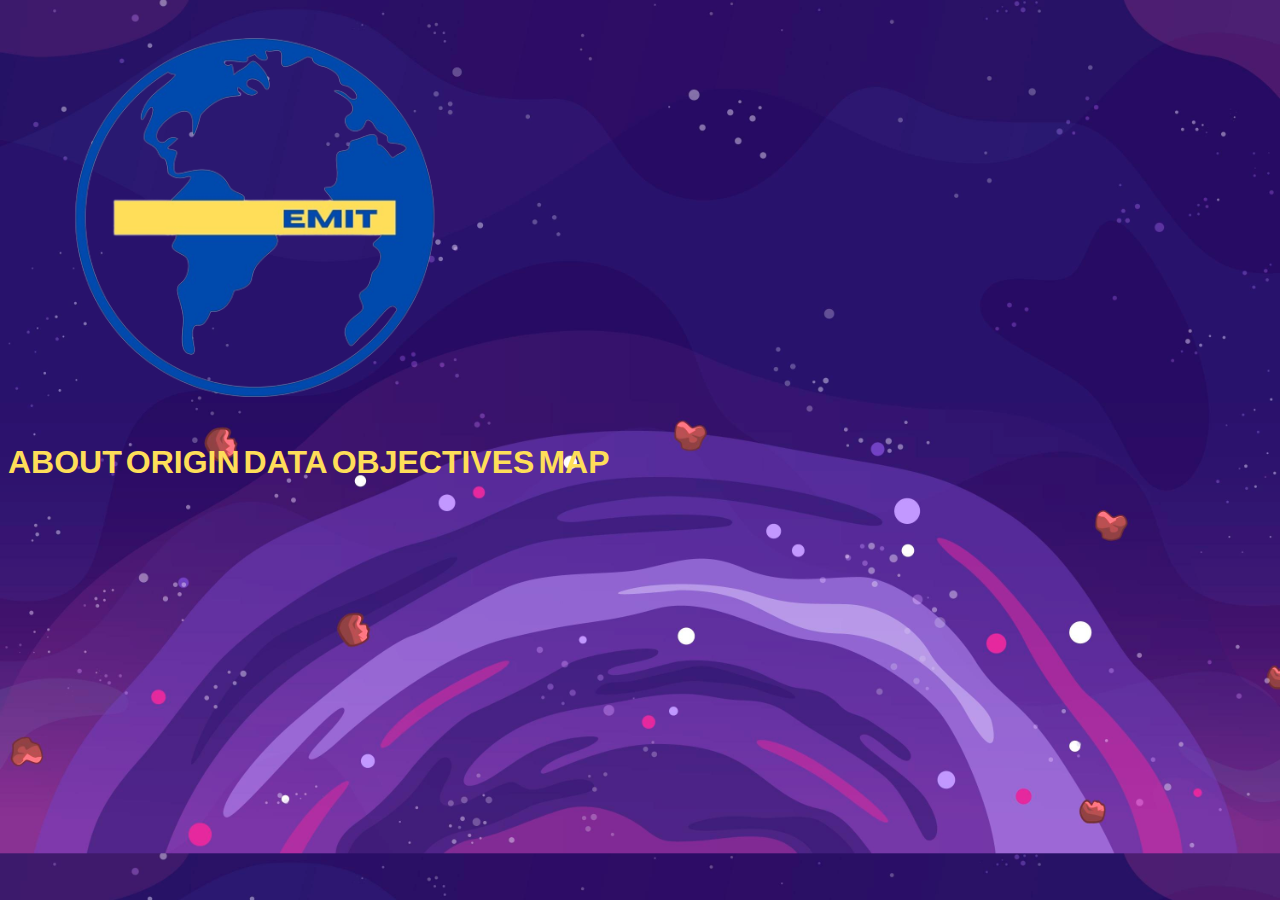
<file: index.html>
<!DOCTYPE html>
<html>
<head>
    <link rel="stylesheet" href="style.css">
    <meta charset="utf-8">
    <meta name="viewport" content="width=device-width, initial-scale=1">
    <title>EMIT for you</title>
    <link rel="shortcut icon" href="/images/favicon.png">
    <link href="https://cdn.jsdelivr.net/npm/bootstrap@5.3.2/dist/css/bootstrap.min.css" rel="stylesheet" integrity="sha384-T3c6CoIi6uLrA9TneNEoa7RxnatzjcDSCmG1MXxSR1GAsXEV/Dwwykc2MPK8M2HN" crossorigin="anonymous">
</head>

<body class="body_index">
    <script src="https://cdn.jsdelivr.net/npm/bootstrap@5.3.2/dist/js/bootstrap.bundle.min.js" integrity="sha384-C6RzsynM9kWDrMNeT87bh95OGNyZPhcTNXj1NW7RuBCsyN/o0jlpcV8Qyq46cDfL" crossorigin="anonymous"></script>
    <div class="container-fluid text-center">
        <img src="images/logo_index.png" class="logo_index">
    </div>
    <nav class="navbar navbar-inverse navbar-fixed-bottom l-5 nav_anime_index">
        <div class="m-5 container-fluid text-center">
            <about onclick="goto('about')" class="notselected_index">ABOUT</about>
            <history onclick="goto('history')" class="notselected_index">ORIGIN</history>
            <data onclick="goto('data')" class="notselected_index">DATA</data>
            <goals onclick="goto('goals')" class="notselected_index">OBJECTIVES</goals>
            <map onclick="goto('map')" class="notselected_index">MAP</map>
        </div>
    </nav>
    <script>
        function goto (str){
            window.location.href = str + ".html";
        }
    </script>
</body>
</html>
</file>
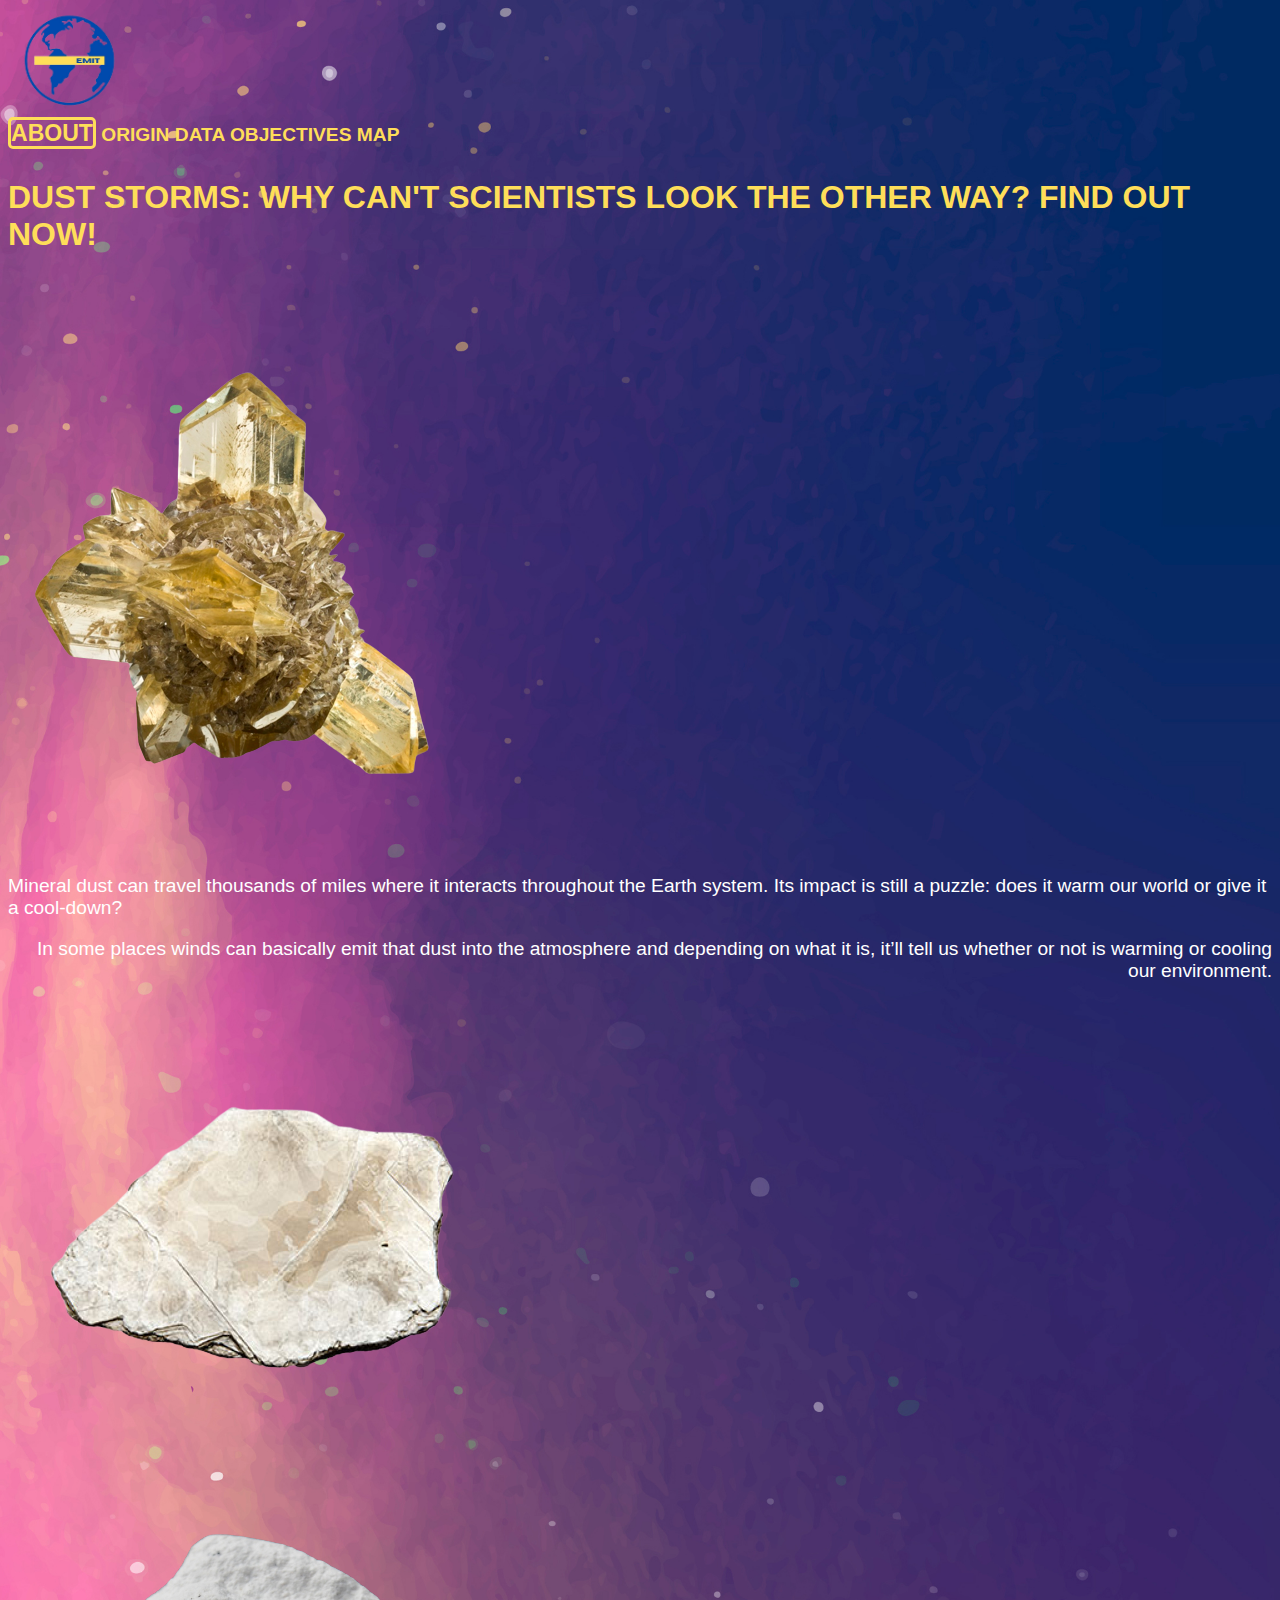
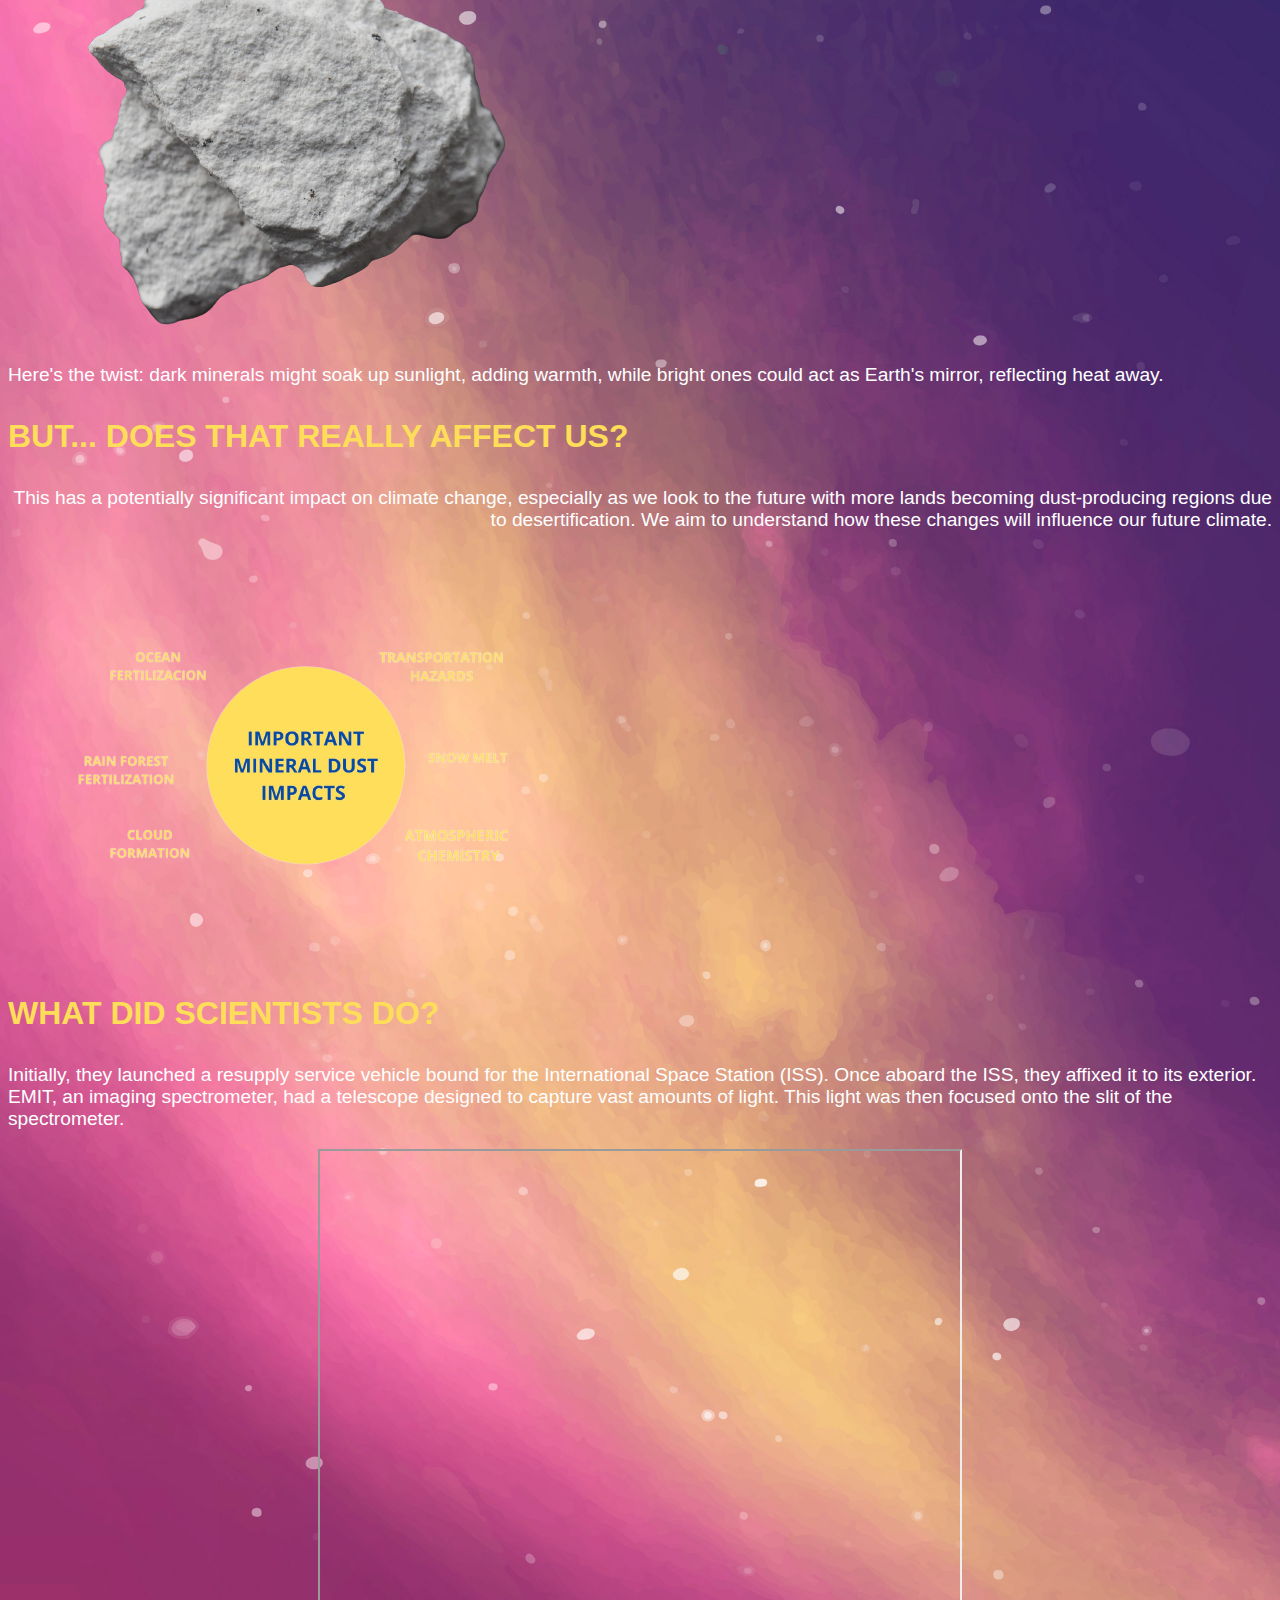
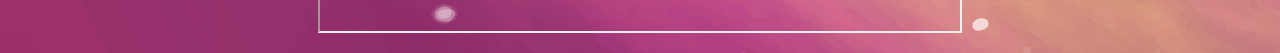
<file: about.html>
<!DOCTYPE html>
<html>
<head>
    <link rel="stylesheet" href="style.css">
    <meta charset="utf-8">
    <meta name="viewport" content="width=device-width, initial-scale=1">
    <title>EMIT for you</title>
    <link href="https://cdn.jsdelivr.net/npm/bootstrap@5.3.2/dist/css/bootstrap.min.css" rel="stylesheet" integrity="sha384-T3c6CoIi6uLrA9TneNEoa7RxnatzjcDSCmG1MXxSR1GAsXEV/Dwwykc2MPK8M2HN" crossorigin="anonymous">
</head>

<body class="body_vertical">
    <script src="https://cdn.jsdelivr.net/npm/bootstrap@5.3.2/dist/js/bootstrap.bundle.min.js" integrity="sha384-C6RzsynM9kWDrMNeT87bh95OGNyZPhcTNXj1NW7RuBCsyN/o0jlpcV8Qyq46cDfL" crossorigin="anonymous"></script>
    <div class="container-fluid text-center">
        <img src="images/logo_index.png" class="logo" onclick="goto('index')">
    </div>
    <nav class="navbar navbar-inverse sticky-top nav_static" id="navbar">
        <div class="m-2 container-fluid text-center">
            <about class="selected_static p-2" id="selected_nav">ABOUT</about>
            <history onclick="goto('history')">ORIGIN</history>
            <data onclick="goto('data')">DATA</data>
            <goals onclick="goto('goals')">OBJECTIVES</goals>
            <map onclick="goto('map')">MAP</map>
        </div>
    </nav>
    <div class="container">
        <div class="card bg-transparent border-0">
            <h3 class="card-title standard text-center p-4" id="section_title">DUST STORMS: WHY CAN'T SCIENTISTS LOOK THE OTHER WAY? FIND OUT NOW!</h3>
            <div class="row p-5 invisible align-items-center" id="animationID1"><!--BLOQUE DE TEXTO-->
                <div class="col-md-4 text-center">
                    <img class="img-fluid w-50" src="images/foto_1.png" alt="">
                </div>
                <div class="col-md-8">
                    <div class="card-body align-middle">
                        <p class="card-text standard">Mineral dust can travel thousands of miles where it interacts throughout the Earth system. Its impact is still a puzzle: does it warm our world or give it a cool-down?</p>
                    </div>
                </div>
            </div>
            <div class="row p-5 invisible align-items-center" id="animationID2"><!--BLOQUE DE TEXTO-->
                <div class="col-md-8">
                    <div class="card-body">
                        <p class="card-text standard right">In some places winds can basically emit that dust into the atmosphere and depending on what it is, it’ll tell us whether or not is warming or cooling our environment.</p>
                    </div>
                </div>
                <div class="col-md-4 text-center">
                    <img class="img-fluid w-50" src="images/foto_2.png">
                </div>
            </div>
            <div class="row p-5 invisible align-items-center" id="animationID3"><!--BLOQUE DE TEXTO-->
                <div class="col-md-4 text-center">
                    <img class="img-fluid w-50" src="images/foto_3.png">
                </div>
                <div class="col-md-8">
                    <div class="card-body align-middle">
                        <p class="card-text standard">Here's the twist: dark minerals might soak up sunlight, adding warmth, while bright ones could act as Earth's mirror, reflecting heat away.
                        </p>
                    </div>
                </div>
            </div>

            <h3 class="card-title standard text-center p-4" id="section_title">BUT... DOES THAT REALLY AFFECT US?</h3>
            <div class="row p-5 invisible align-items-center" id="animationID4"><!--BLOQUE DE TEXTO-->
                <div class="col-md-8">
                    <div class="card-body align-middle">
                        <p class="card-text standard right">This has a potentially significant impact on climate change, especially as we look to the future with more lands becoming dust-producing regions due to desertification. We aim to understand how these changes will influence our future climate.</p>
                    </div>
                </div>
                <div class="col-md-4 text-center">
                    <img class="img-fluid w-100" src="images/foto_4.png" alt="">
                </div>                    
            </div>

            <h3 class="card-title standard text-center p-4" id="section_title">WHAT DID SCIENTISTS DO?</h3>
            <p class="card-text standard p-5">Initially, they launched a resupply service vehicle bound for the International Space Station (ISS). Once aboard the ISS, they affixed it to its exterior. EMIT, an imaging spectrometer, had a telescope designed to capture vast amounts of light. This light was then focused onto the slit of the spectrometer.</p>

            <p align="center"><iframe src="https://drive.google.com/file/d/1n6jZcg7633-fNXMjs2jGccSEZuF17jrZ/preview" width="640" height="480" allow="autoplay"></iframe></p>
        </div>
    </div>
    <script>
        function goto (str){
            window.location.href = str + ".html";
        }
        
        var element1 = document.getElementById("animationID1");
        var element2 = document.getElementById("animationID2");
        var element3 = document.getElementById("animationID3");
        var element4 = document.getElementById("animationID4");
        var element5 = document.getElementById("navbar");
        var element6 = document.getElementById("selected_nav");
        document.body.onscroll = function() {
            if (document.getElementById("animationID1").getBoundingClientRect().top + 200 <= window.innerHeight) {
                //document.body.onscroll = "";
                element1.classList.remove("invisible");
                element1.classList.add("opacity_animation");
                element1.classList.add("standard_movement_left");
            }
            if (document.getElementById("animationID2").getBoundingClientRect().top + 400 <= window.innerHeight) {
                //document.body.onscroll = "";
                element2.classList.remove("invisible");
                element2.classList.add("opacity_animation");
                element2.classList.add("standard_movement_right");
            }
            if (document.getElementById("animationID3").getBoundingClientRect().top + 400 <= window.innerHeight) {
                //document.body.onscroll = "";
                element3.classList.remove("invisible"); 
                element3.classList.add("opacity_animation");
                element3.classList.add("standard_movement_left");
            }
            if (document.getElementById("animationID4").getBoundingClientRect().top + 200 <= window.innerHeight) {
                //document.body.onscroll = "";
                element4.classList.remove("invisible"); 
                element4.classList.add("opacity_animation");
                element4.classList.add("standard_movement_right");
            }
            if (document.getElementById("navbar").getBoundingClientRect().top + 50 <= window.innerHeight) {
                //document.body.onscroll = "";
                element5.classList.replace("nav_static", "nav_anime");
            }
            if (document.getElementById("selected_nav").getBoundingClientRect().top + 50 <= window.innerHeight) {
                //document.body.onscroll = "";
                element6.classList.replace("selected_static", "selected_anime");
            }
        }
    </script>
</body>
</html>
</file>
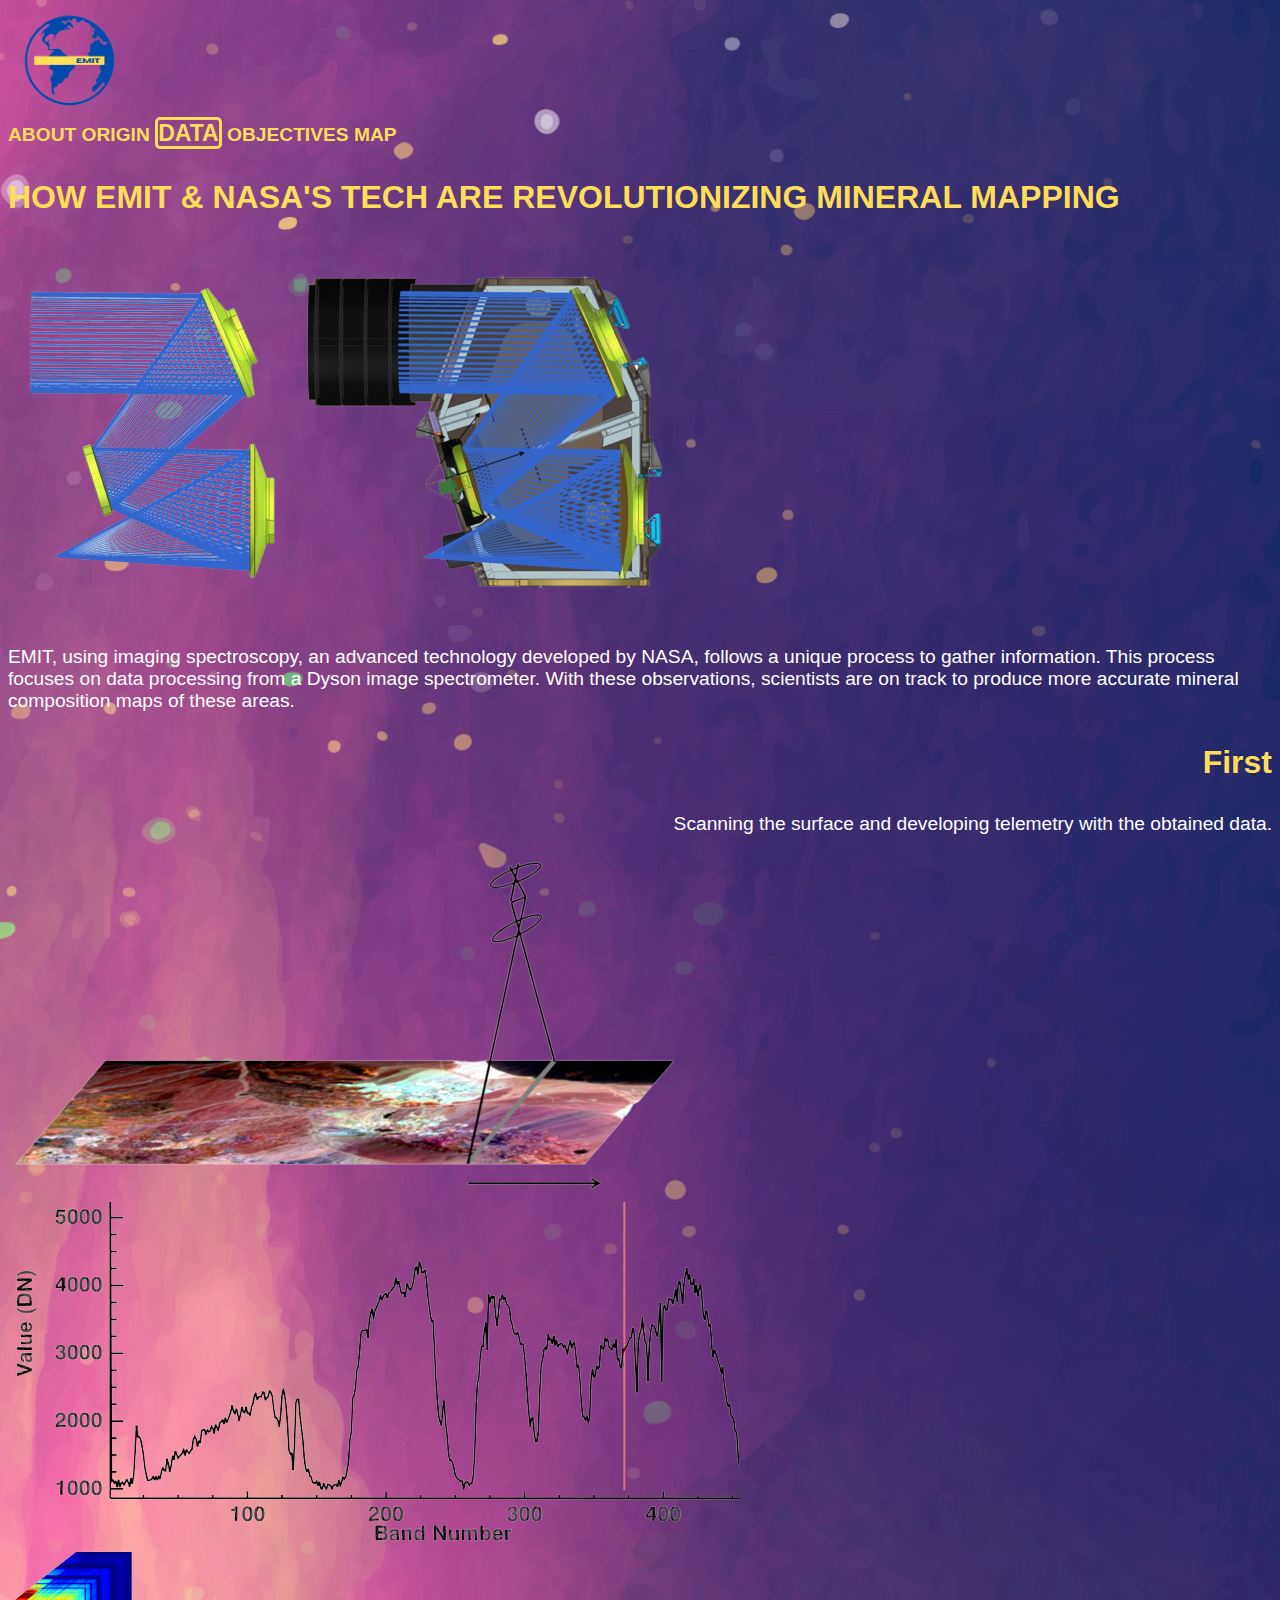
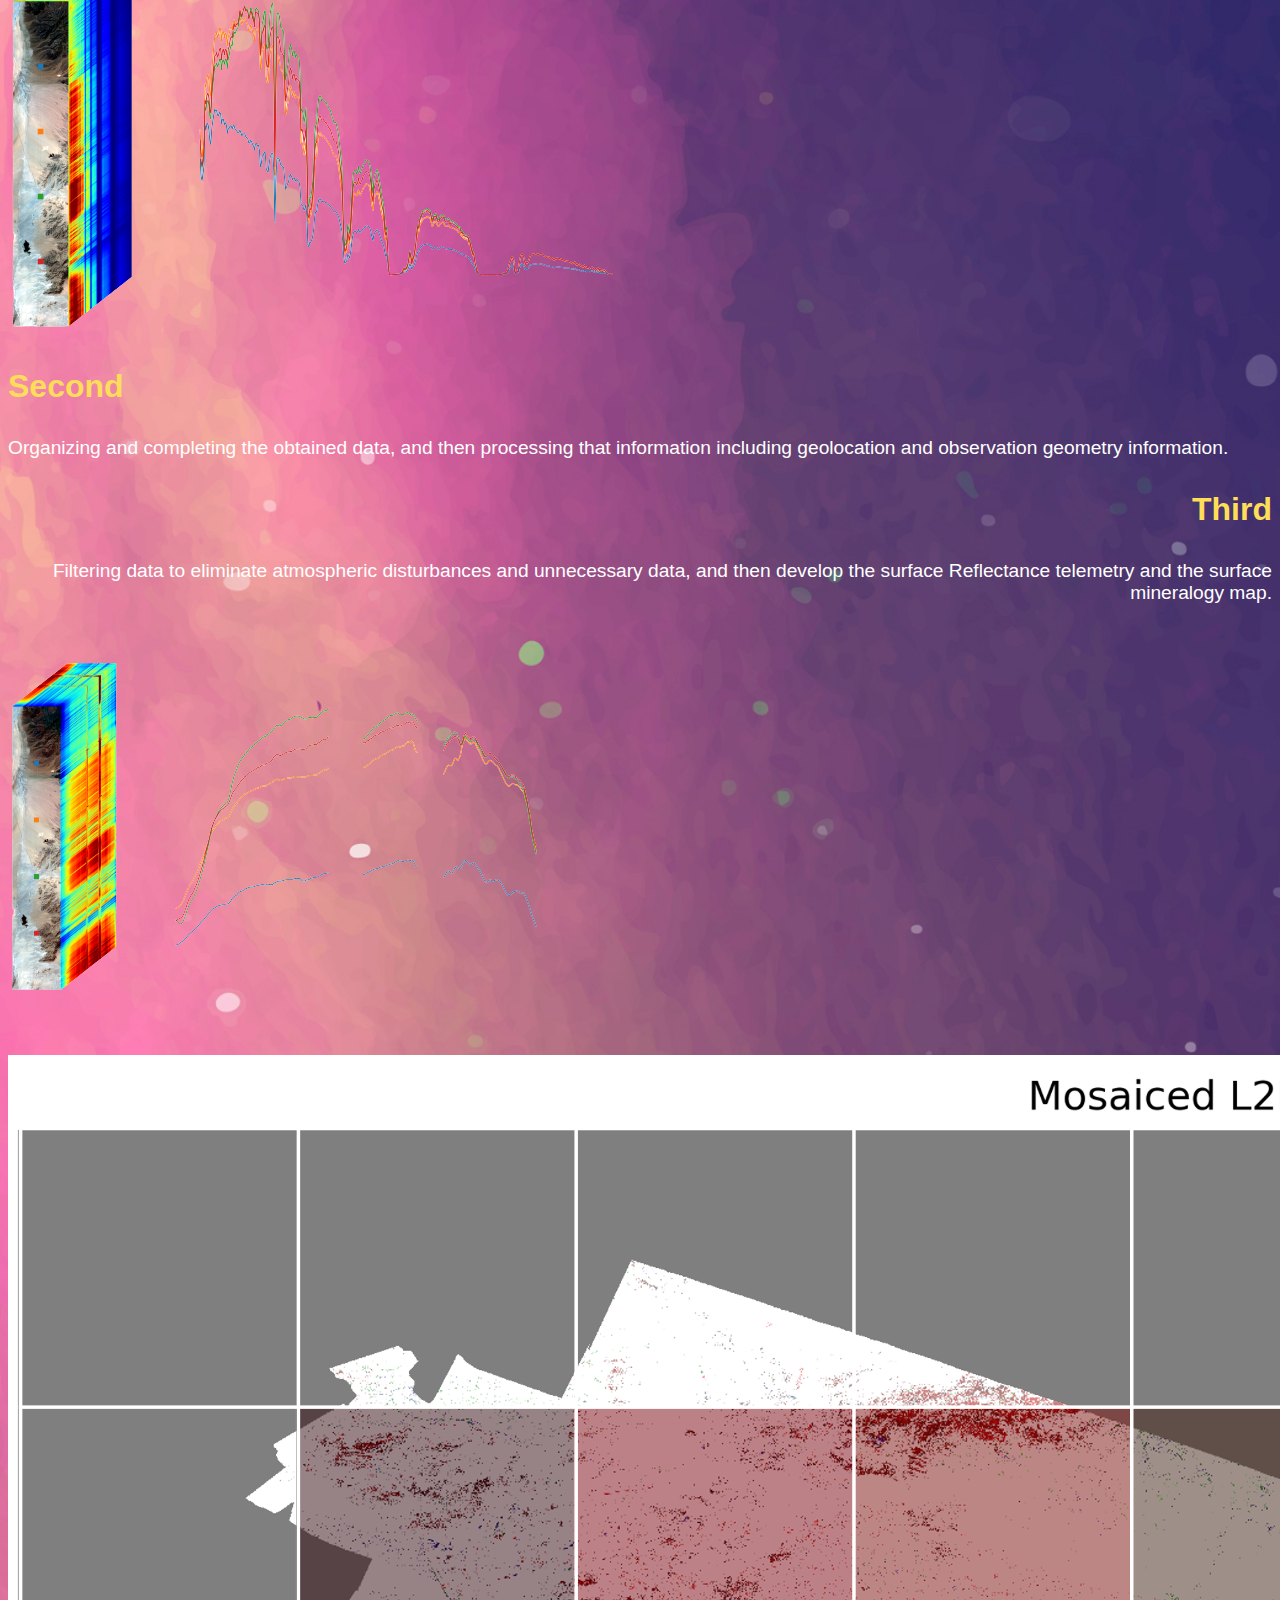
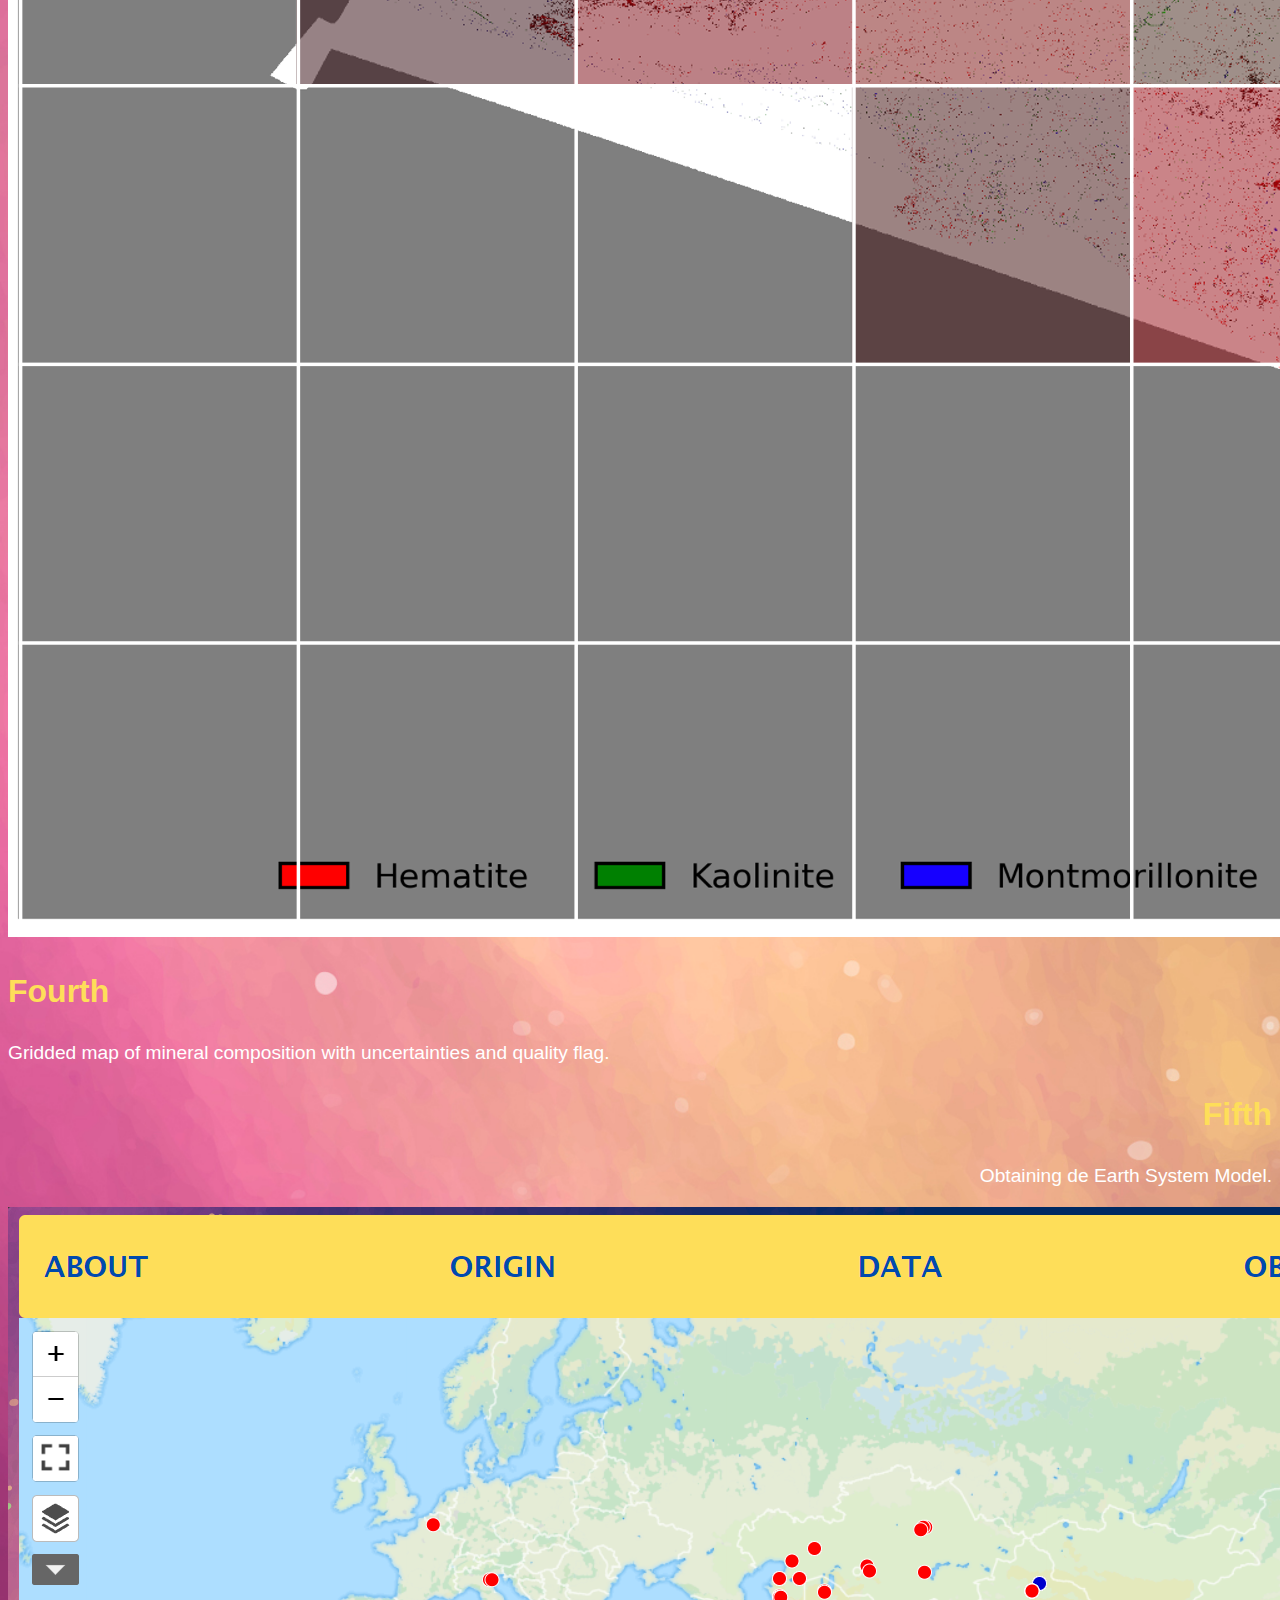
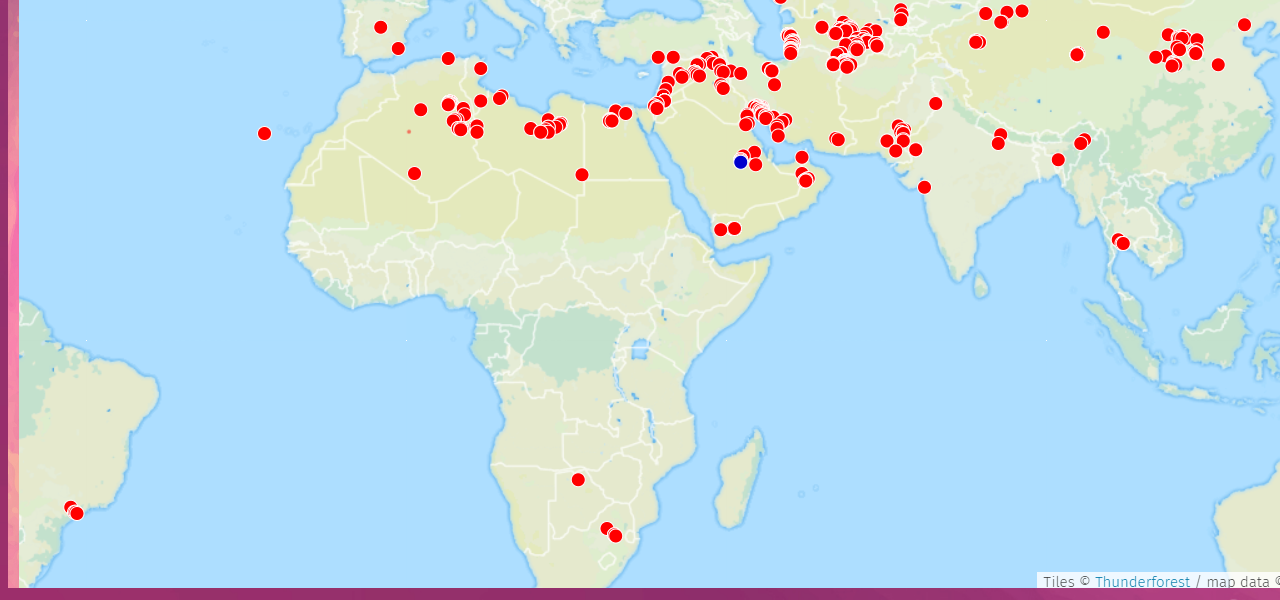
<file: data.html>
<!DOCTYPE html>
<html>
<head>
    <link rel="stylesheet" href="style.css">
    <meta charset="utf-8">
    <meta name="viewport" content="width=device-width, initial-scale=1">
    <title>EMIT for you</title>
    <link href="https://cdn.jsdelivr.net/npm/bootstrap@5.3.2/dist/css/bootstrap.min.css" rel="stylesheet" integrity="sha384-T3c6CoIi6uLrA9TneNEoa7RxnatzjcDSCmG1MXxSR1GAsXEV/Dwwykc2MPK8M2HN" crossorigin="anonymous">
</head>

<body class="body_vertical">
    <script src="https://cdn.jsdelivr.net/npm/bootstrap@5.3.2/dist/js/bootstrap.bundle.min.js" integrity="sha384-C6RzsynM9kWDrMNeT87bh95OGNyZPhcTNXj1NW7RuBCsyN/o0jlpcV8Qyq46cDfL" crossorigin="anonymous"></script>
    <div class="container-fluid text-center">
        <img src="images/logo_index.png" class="logo" onclick="goto('index')">
    </div>
    <nav class="navbar navbar-inverse sticky-top nav_static" id="navbar">
        <div class="m-2 container-fluid text-center">
            <about onclick="goto('about')">ABOUT</about>
            <history onclick="goto('history')">ORIGIN</history>
            <data class="selected_static p-2" id="selected_nav">DATA</data>
            <goals onclick="goto('goals')">OBJECTIVES</goals>
            <map onclick="goto('map')">MAP</map>
        </div>
    </nav>

    <div class="container">
        <div class="card bg-transparent border-0">
            <h3 class="card-title standard text-center" id="section_title">HOW EMIT & NASA'S TECH ARE REVOLUTIONIZING MINERAL MAPPING</h3>
            <div class="row p-5 invisible align-items-center" id="animationID1"><!--BLOQUE DE TEXTO-->
                <div class="col-md-4">
                    <img class="img-fluid rounded bg-white" src="images/foto_5.png">
                </div>
                <div class="col-md-8">
                    <div class="card-body align-middle">
                        <p class="card-text standard">EMIT, using imaging spectroscopy, an advanced technology developed by NASA, follows a unique process to gather information. This process focuses on data processing from a Dyson image spectrometer. With these observations, scientists are on track to produce more accurate mineral composition maps of these areas.</p>
                    </div>
                </div>
            </div>
            <div class="row p-5 invisible align-items-center" id="animationID2"><!--BLOQUE DE TEXTO-->
                <div class="col-sm">
                    <div class="card-body">
                        <h3 class="card-title standard right" id="section_title">First</h3>
                        <p class="card-text standard right">Scanning the surface and developing telemetry with the obtained data.</p>
                    </div>
                </div>
                <div class="col-sm">
                    <img class="img-fluid rounded bg-white" src="images/foto_6.png"/>
                </div>
                <div class="col-sm">
                    <img class="img-fluid rounded bg-white" src="images/foto_7.png"/>
                </div>
            </div>
            <div class="row p-5 invisible align-items-center" id="animationID3"><!--BLOQUE DE TEXTO-->
                <div class="col-md-4">
                    <img class="img-fluid rounded bg-white" src="images/foto_8.png">
                </div>
                <div class="col-md-8">
                    <div class="card-body align-middle">
                        <h3 class="card-title standard" id="section_title">Second</h3>
                        <p class="card-text standard">Organizing and completing the obtained data, and then processing that information including geolocation and observation geometry information.</p>
                    </div>
                </div>
            </div>
            <div class="row p-5 invisible align-items-center" id="animationID4"><!--BLOQUE DE TEXTO-->
                <div class="col-md-8">
                    <div class="card-body align-middle">
                        <h3 class="card-title standard right" id="section_title">Third</h3>
                        <p class="card-text standard right">Filtering data to eliminate atmospheric disturbances and unnecessary data, and then develop the surface Reflectance telemetry and the surface mineralogy map.</p>
                    </div>
                </div>
                <div class="col-md-4">
                    <img class="img-fluid rounded bg-white" src="images/foto_9.png">
                </div>
            </div>
            <div class="row p-5 invisible align-items-center" id="animationID5"><!--BLOQUE DE TEXTO-->
                <div class="col-md-4">
                    <img class="img-fluid" src="images/foto_10.png">
                </div>
                <div class="col-md-8">
                    <div class="card-body align-middle">
                        <h3 class="card-title standard" id="section_title">Fourth</h3>
                        <p class="card-text standard">Gridded map of mineral composition with uncertainties and quality flag.</p>
                    </div>
                </div>
            </div>
            <div class="row p-5 invisible align-items-center" id="animationID6"><!--BLOQUE DE TEXTO-->
                <div class="col-md-8">
                    <div class="card-body align-middle">
                        <h3 class="card-title standard right" id="section_title">Fifth</h3>
                        <p class="card-text standard right">Obtaining de Earth System Model.</p>
                    </div>
                </div>
                <div class="col-md-4">
                    <img class="img-fluid rounded-start" src="images/foto_11.png">
                </div>
            </div>
        </div>
    </div>
    <script>
        function goto (str){
            window.location.href = str + ".html";
        }
        
        var element1 = document.getElementById("animationID1");
        var element2 = document.getElementById("animationID2");
        var element3 = document.getElementById("animationID3");
        var element4 = document.getElementById("animationID4");
        var element5 = document.getElementById("animationID5");
        var element6 = document.getElementById("animationID6");
        var element7 = document.getElementById("navbar");
        var element8 = document.getElementById("selected_nav");
        document.body.onscroll = function() {
            if (document.getElementById("animationID1").getBoundingClientRect().top + 400 <= window.innerHeight) {
                //document.body.onscroll = "";
                element1.classList.remove("invisible");
                element1.classList.add("opacity_animation");
                element1.classList.add("standard_movement_left");
            }
            if (document.getElementById("animationID2").getBoundingClientRect().top + 400 <= window.innerHeight) {
                //document.body.onscroll = "";
                element2.classList.remove("invisible");
                element2.classList.add("opacity_animation");
                element2.classList.add("standard_movement_right");
            }
            if (document.getElementById("animationID3").getBoundingClientRect().top + 400 <= window.innerHeight) {
                //document.body.onscroll = "";
                element3.classList.remove("invisible"); 
                element3.classList.add("opacity_animation");
                element3.classList.add("standard_movement_left");
            }
            if (document.getElementById("animationID4").getBoundingClientRect().top + 400 <= window.innerHeight) {
                //document.body.onscroll = "";
                element4.classList.remove("invisible"); 
                element4.classList.add("opacity_animation");
                element4.classList.add("standard_movement_right");
            }
            if (document.getElementById("animationID5").getBoundingClientRect().top + 400 <= window.innerHeight) {
                //document.body.onscroll = "";
                element5.classList.remove("invisible"); 
                element5.classList.add("opacity_animation");
                element5.classList.add("standard_movement_left");
            }
            if (document.getElementById("animationID6").getBoundingClientRect().top + 200 <= window.innerHeight) {
                //document.body.onscroll = "";
                element6.classList.remove("invisible"); 
                element6.classList.add("opacity_animation");
                element6.classList.add("standard_movement_right");
            }
            if (document.getElementById("navbar").getBoundingClientRect().top + 50 <= window.innerHeight) {
                //document.body.onscroll = "";
                element7.classList.replace("nav_static", "nav_anime");
            }
            if (document.getElementById("selected_nav").getBoundingClientRect().top + 50 <= window.innerHeight) {
                //document.body.onscroll = "";
                element8.classList.replace("selected_static", "selected_anime");
            }
        }
    </script>
</body>
</html>
</file>
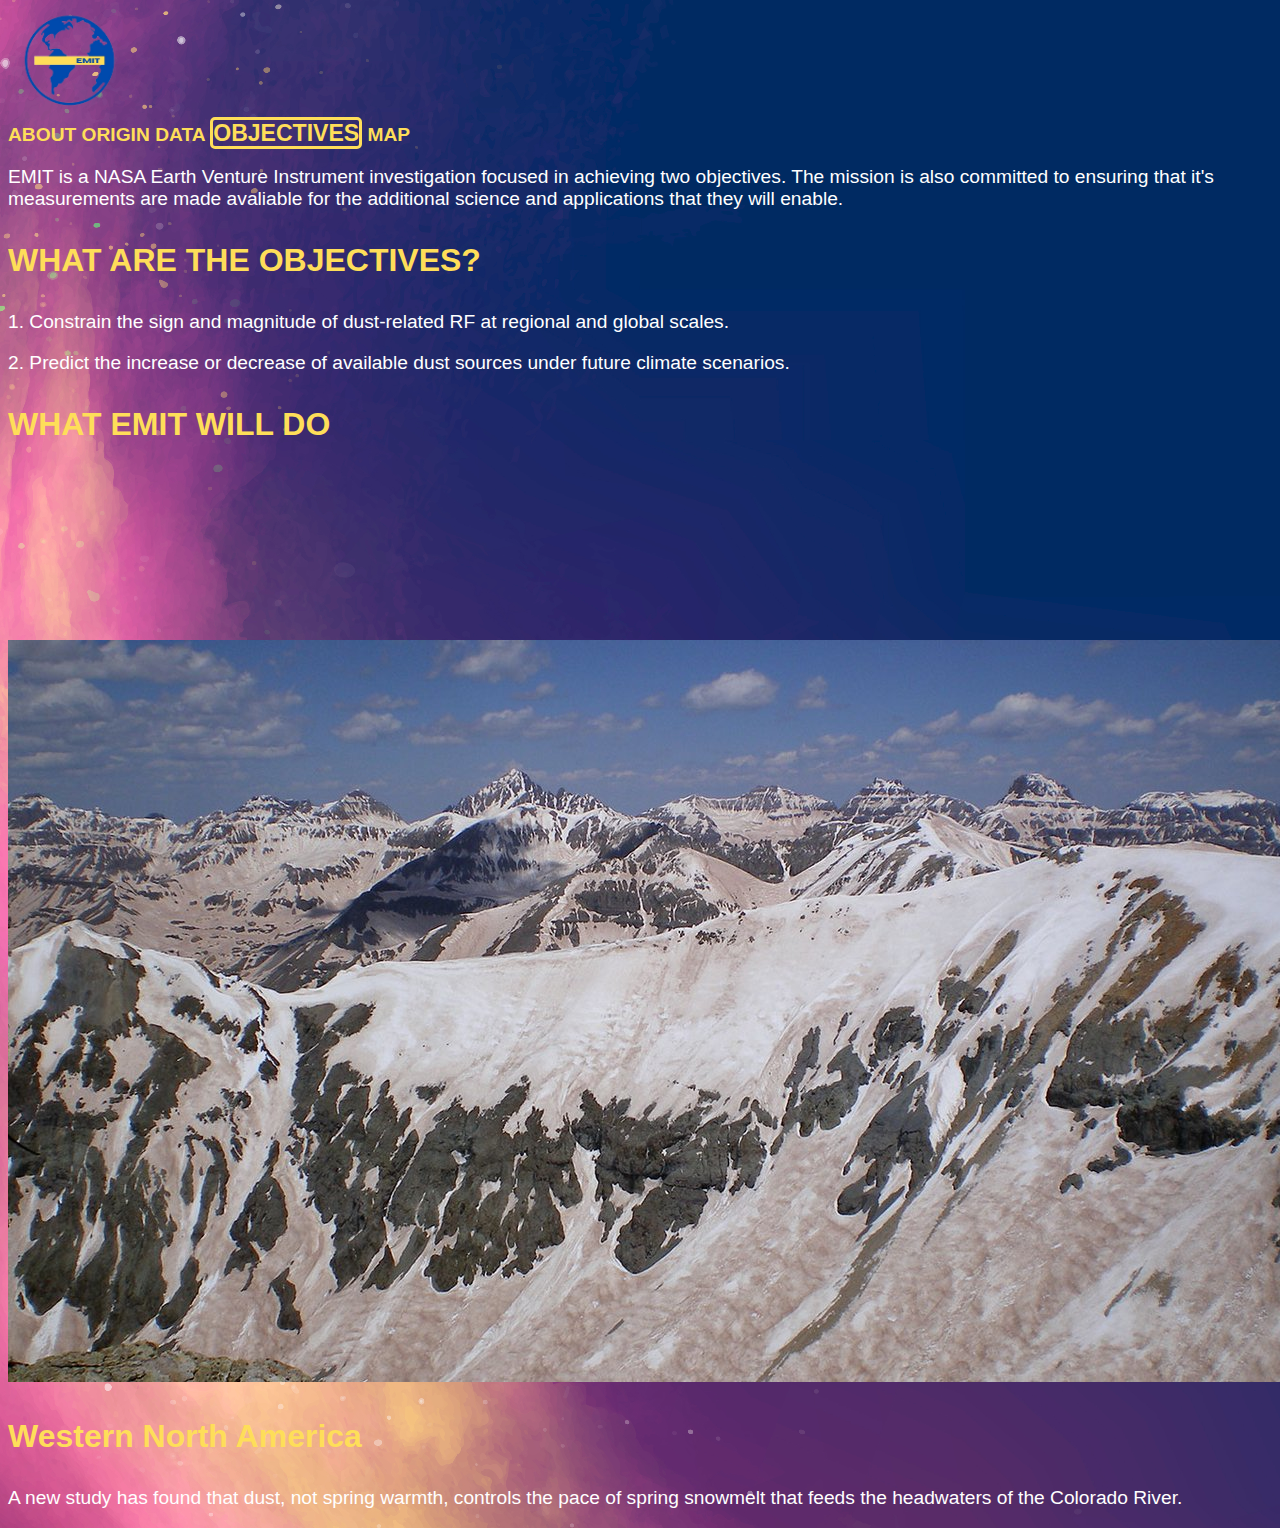
<file: goals.html>
<!DOCTYPE html>
<html>
<head>
    <link rel="stylesheet" href="style.css">
    <meta charset="utf-8">
    <meta name="viewport" content="width=device-width, initial-scale=1">
    <title>EMIT for you</title>
    <link href="https://cdn.jsdelivr.net/npm/bootstrap@5.3.2/dist/css/bootstrap.min.css" rel="stylesheet" integrity="sha384-T3c6CoIi6uLrA9TneNEoa7RxnatzjcDSCmG1MXxSR1GAsXEV/Dwwykc2MPK8M2HN" crossorigin="anonymous">
</head>

<body class="body_vertical">
    <script src="https://cdn.jsdelivr.net/npm/bootstrap@5.3.2/dist/js/bootstrap.bundle.min.js" integrity="sha384-C6RzsynM9kWDrMNeT87bh95OGNyZPhcTNXj1NW7RuBCsyN/o0jlpcV8Qyq46cDfL" crossorigin="anonymous"></script>
    <div class="container-fluid text-center">
        <img src="images/logo_index.png" class="logo" onclick="goto('index')">
    </div>
    <nav class="navbar navbar-inverse sticky-top nav_static" id="navbar">
        <div class="m-2 container-fluid text-center">
            <about onclick="goto('about')">ABOUT</about>
            <history onclick="goto('history')">ORIGIN</history>
            <data onclick="goto('data')">DATA</data>
            <goals class="selected_static p-2" id="selected_nav">OBJECTIVES</goals>
            <map onclick="goto('map')">MAP</map>
        </div>
    </nav>
    <div class="container">
        <div class="card bg-transparent border-0">
            <p class="card-text standard p-5">EMIT is a NASA Earth Venture Instrument investigation focused in achieving two objectives. The mission is also committed to ensuring that it's measurements are made avaliable for the additional science and applications that they will enable.</p>
            <h3 class="card-title standard text-center p-4" id="section_title" style="background-color: transparent;">WHAT ARE THE OBJECTIVES?</h3>
            <div class="row p-5 invisible align-items-center" id="animationID1"><!--BLOQUE DE TEXTO-->
                <div class="col-md text-center">
                    <div class="card-body align-middle">
                        <p class="card-text standard">1. Constrain the sign and magnitude of dust-related RF at regional and global scales.</p>
                    </div>
                </div>
                <div class="col-md">
                    <div class="card-body align-middle">
                        <p class="card-text standard">2. Predict the increase or decrease of available dust sources under future climate scenarios.</p>
                    </div>
                </div>
            </div>

            <h3 class="card-title standard text-center p-4" id="section_title">WHAT EMIT WILL DO</h3>
            <div class="row p-5 align-items-center"><!--BLOQUE DE TEXTO-->
                <div class="card-body">
                    <p class="card-text standard invisible" id="animationID2">1. It will identify the composition of mineral dust from Earth's arid regions.</p>
                    <p class="card-text standard invisible" id="animationID3">2. It will clarify whether mineral dust heats or cools the planet.</p>
                    <p class="card-text standard invisible" id="animationID4">3. Its data will improve the accuracy of climate models.</p>
                    <p class="card-text standard invisible" id="animationID5">4. It will help scientists predict how future climate scenarios will affect the type and amount of dust in our atmosphere.</p>
                </div>
            </div>
            <div class="row p-5 invisible align-items-center" id="animationID6"><!--BLOQUE DE TEXTO-->
                <div class="col-md-4 text-center">
                    <img class="img-fluid" src="images/foto_11.jpg">
                </div>
                <div class="col-md-8">
                    <div class="card-body align-middle">
                        <h3 class="card-title standard" id="section_title">Western North America</h3>
                        <p class="card-text standard">A new study has found that dust, not spring warmth, controls the pace of spring snowmelt that feeds the headwaters of the Colorado River.</p>
                    </div>
                </div>
            </div>
        </div>
    </div>
    <script>
        function goto (str){
            window.location.href = str + ".html";
        }
        
        var element1 = document.getElementById("animationID1");
        var element2 = document.getElementById("animationID2");
        var element3 = document.getElementById("animationID3");
        var element4 = document.getElementById("animationID4");
        var element5 = document.getElementById("animationID5");
        var element6 = document.getElementById("animationID6");
        var element7 = document.getElementById("navbar");
        var element8 = document.getElementById("selected_nav");
        document.body.onscroll = function() {
            if (document.getElementById("animationID1").getBoundingClientRect().top + 400 <= window.innerHeight) {
                //document.body.onscroll = "";
                element1.classList.remove("invisible");
                element1.classList.add("opacity_animation");
                element1.classList.add("standard_movement_left");
            }
            if (document.getElementById("animationID2").getBoundingClientRect().top + 150 <= window.innerHeight) {
                //document.body.onscroll = "";
                element2.classList.remove("invisible");
                element2.classList.add("opacity_animation");
                element2.classList.add("standard_movement_right");
            }
            if (document.getElementById("animationID3").getBoundingClientRect().top + 200 <= window.innerHeight) {
                //document.body.onscroll = "";
                element3.classList.remove("invisible"); 
                element3.classList.add("opacity_animation");
                element3.classList.add("standard_movement_right");
            }
            if (document.getElementById("animationID4").getBoundingClientRect().top + 250 <= window.innerHeight) {
                //document.body.onscroll = "";
                element4.classList.remove("invisible"); 
                element4.classList.add("opacity_animation");
                element4.classList.add("standard_movement_right");
            }
            if (document.getElementById("animationID5").getBoundingClientRect().top + 300 <= window.innerHeight) {
                //document.body.onscroll = "";
                element5.classList.remove("invisible"); 
                element5.classList.add("opacity_animation");
                element5.classList.add("standard_movement_right");
            }
            if (document.getElementById("animationID6").getBoundingClientRect().top + 300 <= window.innerHeight) {
                //document.body.onscroll = "";
                element6.classList.remove("invisible"); 
                element6.classList.add("opacity_animation");
                element6.classList.add("standard_movement_left");
            }
            if (document.getElementById("navbar").getBoundingClientRect().top + 50 <= window.innerHeight) {
                //document.body.onscroll = "";
                element7.classList.replace("nav_static", "nav_anime");
            }
            if (document.getElementById("selected_nav").getBoundingClientRect().top + 50 <= window.innerHeight) {
                //document.body.onscroll = "";
                element8.classList.replace("selected_static", "selected_anime");
            }
        }
    </script>
</body>
</html>
</file>
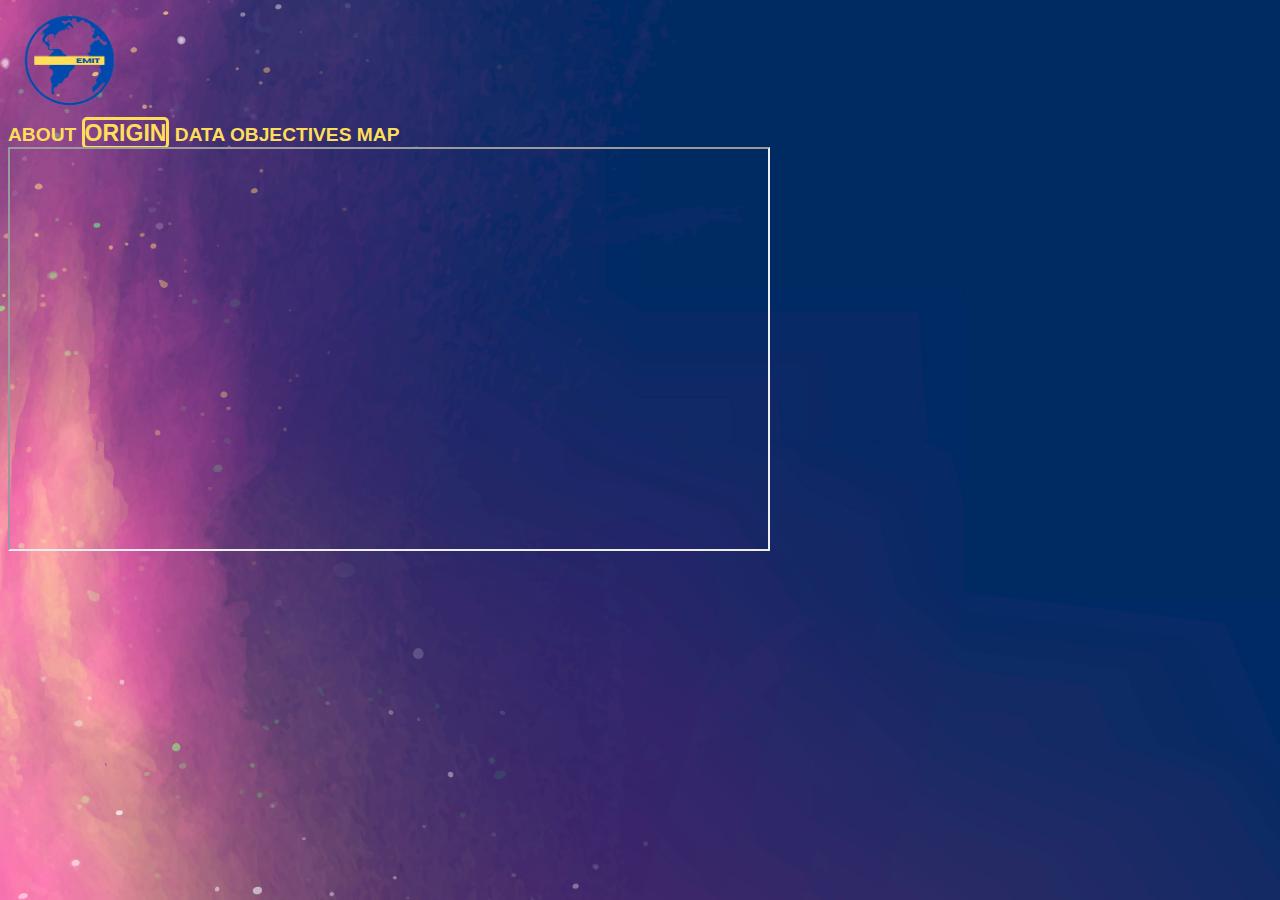
<file: history.html>
<!DOCTYPE html>
<html>
<head>
    <link rel="stylesheet" href="style.css">
    <meta charset="utf-8">
    <meta name="viewport" content="width=device-width, initial-scale=1">
    <title>EMIT for you</title>
    <link href="https://cdn.jsdelivr.net/npm/bootstrap@5.3.2/dist/css/bootstrap.min.css" rel="stylesheet" integrity="sha384-T3c6CoIi6uLrA9TneNEoa7RxnatzjcDSCmG1MXxSR1GAsXEV/Dwwykc2MPK8M2HN" crossorigin="anonymous">
</head>

<body class="body_vertical">
    <script src="https://cdn.jsdelivr.net/npm/bootstrap@5.3.2/dist/js/bootstrap.bundle.min.js" integrity="sha384-C6RzsynM9kWDrMNeT87bh95OGNyZPhcTNXj1NW7RuBCsyN/o0jlpcV8Qyq46cDfL" crossorigin="anonymous"></script>
    <div class="container-fluid text-center">
        <img src="images/logo_index.png" class="logo" onclick="goto('index')">
    </div>
    <nav class="navbar navbar-inverse sticky-top nav_static" id="navbar">
        <div class="m-2 container-fluid text-center">
            <about onclick="goto('about')">ABOUT</about>
            <history class="selected_static p-2">ORIGIN</history>
            <data onclick="goto('data')">DATA</data>
            <goals onclick="goto('goals')">OBJECTIVES</goals>
            <map onclick="goto('map')">MAP</map>
        </div>
    </nav>
    <div class="container-fluid text-center p-5">
        <iframe width="60%" height="400" src="https://www.youtube.com/embed/7751lDSuHFg?autoplay=1&mute=1"></iframe>
    </div>
    <script>
        function goto (str){
            window.location.href = str + ".html";
        }
    </script>
</body>
</html>
</file>
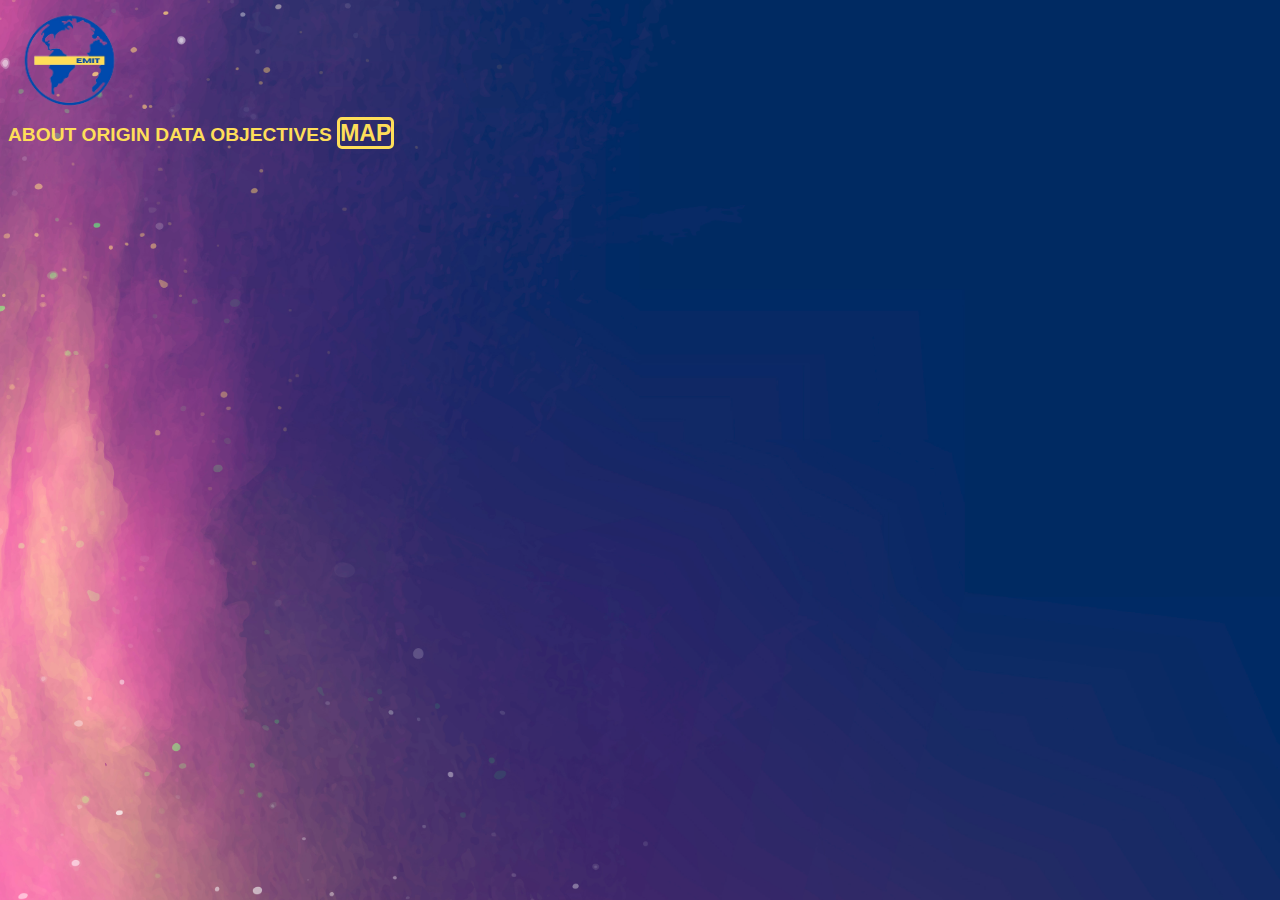
<file: map.html>
<!DOCTYPE html>
<html>
<head>
    <link rel="stylesheet" href="style.css">
    <meta charset="utf-8">
    <meta name="viewport" content="width=device-width, initial-scale=1">
    <title>EMIT for you</title>
    <link href="https://cdn.jsdelivr.net/npm/bootstrap@5.3.2/dist/css/bootstrap.min.css" rel="stylesheet" integrity="sha384-T3c6CoIi6uLrA9TneNEoa7RxnatzjcDSCmG1MXxSR1GAsXEV/Dwwykc2MPK8M2HN" crossorigin="anonymous">
</head>

<body class="body_vertical">
    <script src="https://cdn.jsdelivr.net/npm/bootstrap@5.3.2/dist/js/bootstrap.bundle.min.js" integrity="sha384-C6RzsynM9kWDrMNeT87bh95OGNyZPhcTNXj1NW7RuBCsyN/o0jlpcV8Qyq46cDfL" crossorigin="anonymous"></script>
    <div class="container-fluid">
        <div class="container-fluid text-center">
            <img src="images/logo_index.png" class="logo" onclick="goto('index')">
        </div>
        <nav class="navbar navbar-inverse nav_static" id="navbar">
            <div class="m-2 container-fluid text-center">
                <about onclick="goto('about')">ABOUT</about>
                <history onclick="goto('history')">ORIGIN</history>
                <data onclick="goto('data')">DATA</data>
                <goals onclick="goto('goals')">OBJECTIVES</goals>
                <histormapy class="selected_static p-2" id="selected_nav">MAP</map>
            </div>
        </nav>
        <iframe src="https://umap.openstreetmap.fr/es/map/spacechallenge2023_970263?scaleControl=false&miniMap=false&scrollWheelZoom=false&zoomControl=true&editMode=disabled&moreControl=true&searchControl=null&tilelayersControl=null&embedControl=null&datalayersControl=true&onLoadPanel=undefined&captionBar=false&captionMenus=true" width="100%" height=600 frameborder="0" scrolling="no" marginheight="0" marginwidth="0"></iframe>
    </div>
    <script>
        function goto (str){
            window.location.href = str + ".html";
        }
    </script>
</body>
</html>
</file>
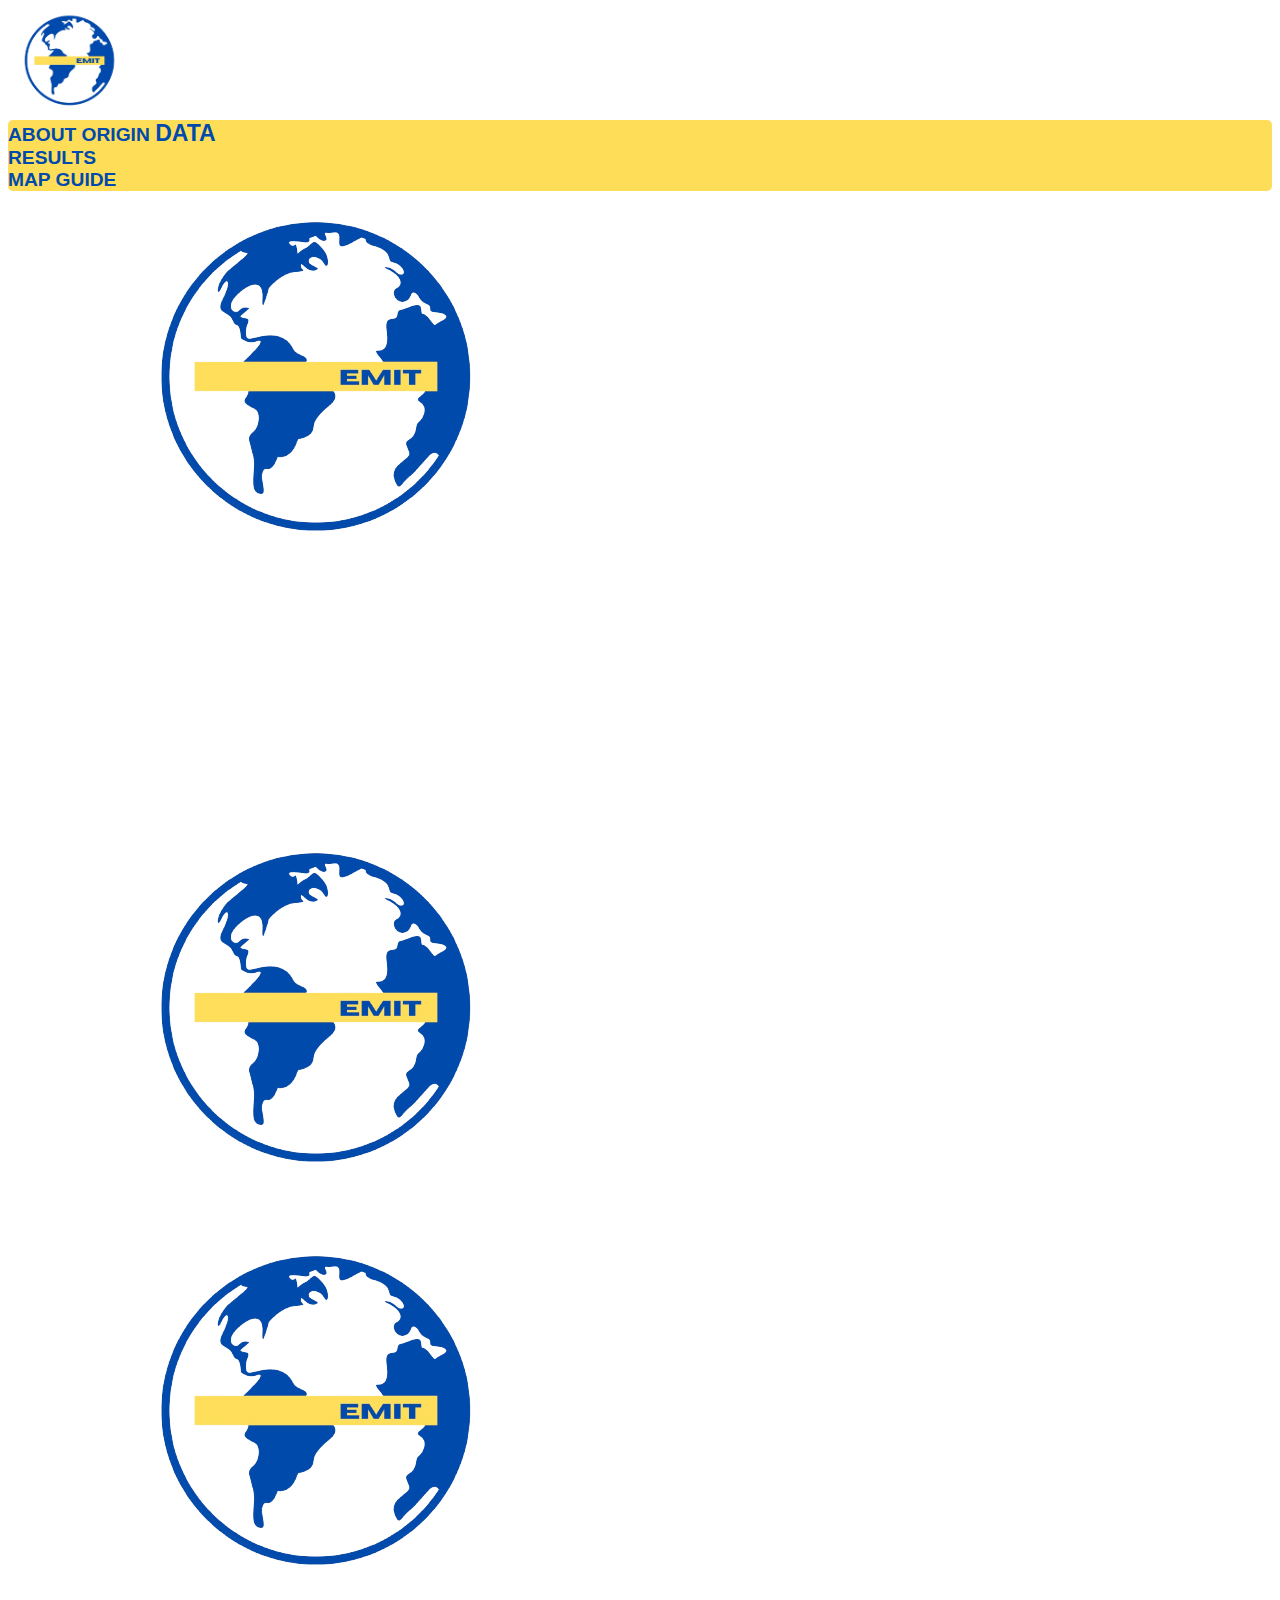
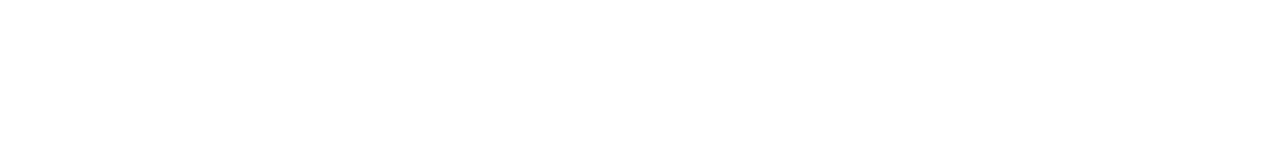
<file: missions.html>
<!DOCTYPE html>
<html>
<head>
    <link rel="stylesheet" href="style.css">
    <meta charset="utf-8">
    <meta name="viewport" content="width=device-width, initial-scale=1">
    <title>Another One Bites the DUST!</title>
    <link href="https://cdn.jsdelivr.net/npm/bootstrap@5.3.2/dist/css/bootstrap.min.css" rel="stylesheet" integrity="sha384-T3c6CoIi6uLrA9TneNEoa7RxnatzjcDSCmG1MXxSR1GAsXEV/Dwwykc2MPK8M2HN" crossorigin="anonymous">
</head>

<body>
    <script src="https://cdn.jsdelivr.net/npm/bootstrap@5.3.2/dist/js/bootstrap.bundle.min.js" integrity="sha384-C6RzsynM9kWDrMNeT87bh95OGNyZPhcTNXj1NW7RuBCsyN/o0jlpcV8Qyq46cDfL" crossorigin="anonymous"></script>
        <div class="container-fluid about">
            <div class="container-fluid text-center">
                <img src="images/logo_index.png" class="logo" onclick="goto('index')">
            </div>
            <nav class="navbar navbar-inverse navbar-fixed-bottom l-5 nav_anime">
                <div class="m-5 container-fluid text-center">
                    <about onclick="goto('about')" class="notselected">ABOUT</about>
                    <history onclick="goto('history')" class="notselected">ORIGIN</history>
                    <data onclick="goto('process')" class="notselected nav_anime">DATA</data>
                    <div id="border" style="border-color: #fede59;"><missions class="selected p-2">RESULTS</missions></div>
                    <map onclick="goto('map')" class="notselected">MAP GUIDE</map>
                </div>
            </nav>

            <div class="container">
                <div class="card" id="blue_bgd">
                    <div class="row p-5 invisible" id="animationID1"><!--BLOQUE DE TEXTO-->
                        <div class="col-md-4">
                            <img class="img-fluid rounded-start" src="images/Logo sin fondo.png" alt="">
                        </div>
                        <div class="col-md-8">
                            <div class="card-body align-middle">
                                <h3 class="card-title standard" id="white_title">Surface Reflectance (L2A)</h3>
                                <p class="card-text standard">Lorem ipsum dolor, sit amet consectetur adipisicing elit. Atque quae facilis fuga beatae laborum, quo possimus iusto at eius ullam mollitia, ipsam odio animi ex aspernatur repudiandae sit laboriosam sequi.</p>
                            </div>
                        </div>
                    </div>
                    <div class="row p-5 invisible" id="animationID2"><!--BLOQUE DE TEXTO-->
                        <div class="col-md-8">
                            <div class="card-body">
                                <h3 class="card-title standard" id="white_title">Surface Mineralogy (L2B)</h3>
                                <p class="card-text standard">Lorem ipsum dolor, sit amet consectetur adipisicing elit. Atque quae facilis fuga beatae laborum, quo possimus iusto at eius ullam mollitia, ipsam odio animi ex aspernatur repudiandae sit laboriosam sequi.</p>
                            </div>
                        </div>
                        <div class="col-md-4">
                            <img class="img-fluid rounded-start" src="images/Logo sin fondo.png" alt="">
                        </div>
                    </div>
                    <div class="row p-5 invisible" id="animationID3"><!--BLOQUE DE TEXTO-->
                        <div class="col-md-4">
                            <img class="img-fluid rounded-start" src="images/Logo sin fondo.png" alt="">
                        </div>
                        <div class="col-md-8">
                            <div class="card-body align-middle">
                                <h3 class="card-title standard" id="white_title">Greenhouse Gas Observations</h3>
                                <p class="card-text standard">Lorem ipsum dolor, sit amet consectetur adipisicing elit. Atque quae facilis fuga beatae laborum, quo possimus iusto at eius ullam mollitia, ipsam odio animi ex aspernatur repudiandae sit laboriosam sequi.</p>
                            </div>
                        </div>
                    </div>
                </div>
            </div>



        </div>
        <script>
            function goto (str){
                window.location.href = str + ".html";
            }
            
            var element1 = document.getElementById("animationID1");
            var element2 = document.getElementById("animationID2");
            var element3 = document.getElementById("animationID3");
            document.body.onscroll = function() {
            if (document.getElementById("animationID1").getBoundingClientRect().top + 400 <= window.innerHeight) {
                //document.body.onscroll = "";
                element1.classList.remove("invisible");
                element1.classList.add("opacity_animation");
                element1.classList.add("standard_movement_left");
            }
            if (document.getElementById("animationID2").getBoundingClientRect().top + 400 <= window.innerHeight) {
                //document.body.onscroll = "";
                element2.classList.remove("invisible");
                element2.classList.add("opacity_animation");
                element2.classList.add("standard_movement_right");
                }
            if (document.getElementById("animationID3").getBoundingClientRect().top + 200 <= window.innerHeight) {
                //document.body.onscroll = "";
                element3.classList.remove("invisible"); 
                element3.classList.add("opacity_animation");
                element3.classList.add("standard_movement_left");
                }
            }
        </script>
</body>
</html>
</file>
<file: style.css>
.body_index{
    background-image: url(images/fondo_index.jpg);
    background-size: cover;
}

.body_vertical{
    background-image: url(images/fondo_vertical.jpg);
    background-size: cover;
}

.selected_anime{
    color: #004aad;
    font-weight: bold;
    font-family:'Lucida Sans', 'Lucida Sans Regular', 'Lucida Grande', 'Lucida Sans Unicode', Geneva, Verdana, sans-serif;
    font-size: larger;
    border-style: solid;
    border-color: #004aad;
    border-radius: 5px;
}

.selected_static{
    color: #fede59;
    font-weight: bold;
    font-family:'Lucida Sans', 'Lucida Sans Regular', 'Lucida Grande', 'Lucida Sans Unicode', Geneva, Verdana, sans-serif;
    font-size: larger;
    border-style: solid;
    border-color: #fede59;
    border-radius: 5px;
}

.notselected_anime{
    color: #004aad;
    font-weight: bold;
    font-family:'Lucida Sans', 'Lucida Sans Regular', 'Lucida Grande', 'Lucida Sans Unicode', Geneva, Verdana, sans-serif;
    font-size: larger;
    border-radius: 5px;
}

.notselected_static{
    color: #fede59;
    font-weight: bold;
    font-family:'Lucida Sans', 'Lucida Sans Regular', 'Lucida Grande', 'Lucida Sans Unicode', Geneva, Verdana, sans-serif;
    font-size: larger;
    border-radius: 5px;
}

.notselected_index{
    color: #fede59;
    font-weight: bold;
    font-family:'Lucida Sans', 'Lucida Sans Regular', 'Lucida Grande', 'Lucida Sans Unicode', Geneva, Verdana, sans-serif;
    font-size: xx-large;
}

.standard{
    color: white;
    font-family:'Lucida Sans', 'Lucida Sans Regular', 'Lucida Grande', 'Lucida Sans Unicode', Geneva, Verdana, sans-serif;
    font-size: larger;
}

.standard_black{
    color: black;
    font-family:'Lucida Sans', 'Lucida Sans Regular', 'Lucida Grande', 'Lucida Sans Unicode', Geneva, Verdana, sans-serif;
    font-size: larger;
}

.bgd{
    background-color: #000038;
    position:fixed;
    padding:0;
    margin:0;

    top:0;
    left:0;

    width: 100%;
    height: 100%;
}

.logo{
    width: 10%;
    animation: movedown 1s linear 1;
}

.logo_index{
    width: 40%;
    animation: movedown 1s linear 1;
}

@keyframes movedown{
    0%{
        transform: translateY(-100px);
    }

    100%{
        transform: translateY(0);
    }
}

#border{
    border-color: #fede59;
    border-width: 10px;
}

.nav_anime{
    animation: moveright 0.5s linear 1;
    background-color: #fede59;
    color: #004aad;
    font-weight: bold;
    font-family:'Lucida Sans', 'Lucida Sans Regular', 'Lucida Grande', 'Lucida Sans Unicode', Geneva, Verdana, sans-serif;
    font-size: larger;
    border-radius: 5px;
}

.nav_anime_index{
    animation: moveright 0.5s linear 1;
}

.nav_static{
    animation: moveright 0.5s linear 1;
    background-color: transparent;
    color: #fede59;
    font-weight: bold;
    font-family:'Lucida Sans', 'Lucida Sans Regular', 'Lucida Grande', 'Lucida Sans Unicode', Geneva, Verdana, sans-serif;
    font-size: larger;
    border-radius: 5px;
}

@keyframes moveright{
    0%{
        transform: translateX(100px);
    }

    100%{
        transform: translateX(0);
    }
}

.parallax {
    /* The image used */
    background-image: url("img_parallax.jpg");
  
    /* Full height */
    height: 100%;
  
    /* Create the parallax scrolling effect */
    background-attachment: fixed;
    background-position: center;
    background-repeat: no-repeat;
    background-size: cover;
  }

#section_title{
    color: #fede59;
    font-size: xx-large;
}

  @keyframes wipe-enter {
	0% {
		transform: translateX(100vw);
	}
	100% {
		transform: translateX(0vw);
	}
}

@keyframes wipe-enter-reverse {
	0% {
		transform: translateX(-100vw);
	}
	100% {
		transform: translateX(0vw);
	}
}

@keyframes opacity_animation {
    0%{
        opacity: 0;
    }

    100%{
        opacity: 1;
    }
}
.invisible{
    color: transparent;
}

#color_aftermov{
    color: white;
}

@media (prefers-reduced-motion: no-preference) {
    .standard_movement_left {
        color: white;
        animation: wipe-enter 1s 1;
    }
  }

@media (prefers-reduced-motion: no-preference) {
   .standard_movement_right {
       color: white;
       animation: wipe-enter-reverse 1s 1;
   }
 }



.right{
    text-align: right;
}
</file>
